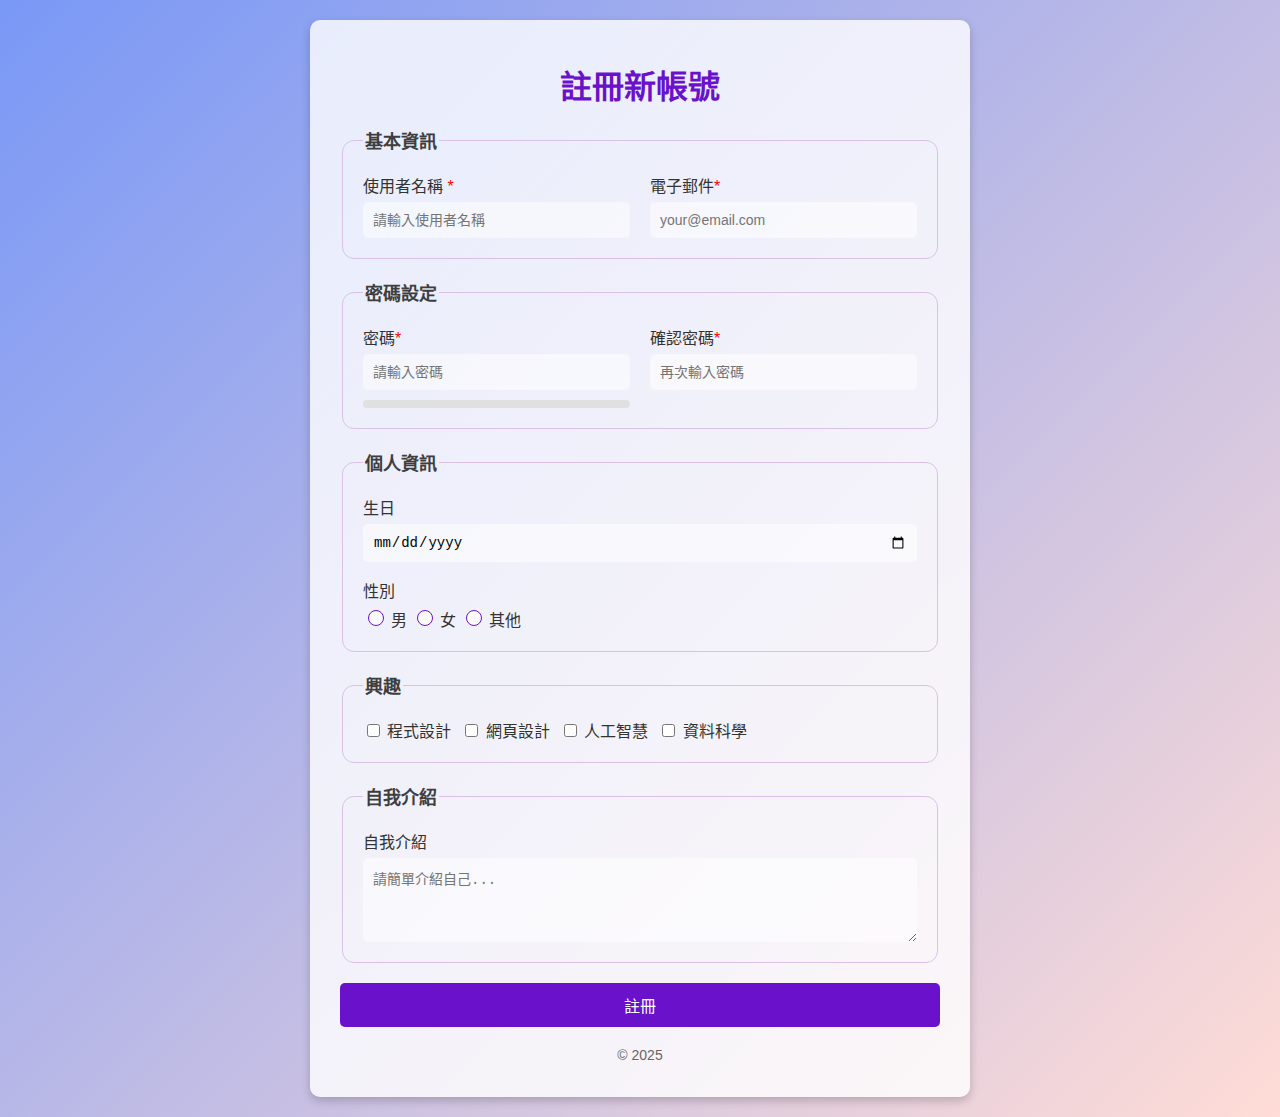
<file: index.html>
<!DOCTYPE html>
<html lang="zh-TW">
<head>
    <meta charset="UTF-8">
    <meta name="viewport" content="width=device-width, initial-scale=1.0">
    <title>註冊頁面</title>
    <link rel="stylesheet" href="style2.css">
    <script src="script.js" defer></script>
</head>
<body>
    <div class="container">
        <header>
            <h1>註冊新帳號</h1>
        </header>
        <main>
            <form id="registerForm" class="form">
                <fieldset>
                    <legend>基本資訊</legend>
                    <div class="form-row">
                        <div class="form-group">
                            <label for="username">使用者名稱 <span class="must">*</span></label>
                            <input type="text" id="username" name="username" placeholder="請輸入使用者名稱" required>
                        </div>
                        <div class="form-group">
                            <label for="email">電子郵件<span class="must">*</span></label>
                            <input type="email" id="email" name="email" placeholder="your@email.com" required>
                        </div>
                    </div>
                </fieldset>
                <fieldset>
                    <legend>密碼設定</legend>
                    <div class="form-row">
                    <div class="form-group">
                        <label for="password">密碼<span class="must">*</span></label>
                        <input type="password" id="password" name="password" placeholder="請輸入密碼" required>
                        <div class="password-strength" id="passwordStrength"></div>
                    </div>
                    <div class="form-group">
                        <label for="confirmPassword">確認密碼<span class="must">*</span></label>
                        <input type="password" id="confirmPassword" name="confirmPassword" placeholder="再次輸入密碼" required>
                    </div>
                    </div>
                </fieldset>
                <fieldset>
                    <legend>個人資訊</legend>
                    <div class="form-group">
                        <label for="birthday">生日</label>
                        <input type="date" id="birthday" name="birthday">
                    </div>
                    <div class="form-group">
                        <label>性別</label>
                        <div class="radio-group">
                            <label><input type="radio" name="gender" value="male"> 男</label>
                            <label><input type="radio" name="gender" value="female"> 女</label>
                            <label><input type="radio" name="gender" value="other"> 其他</label>
                        </div>
                    </div>
                </fieldset>
                <fieldset>
                    <legend>興趣</legend>
                    <div class="checkbox-group">
                        <label><input type="checkbox" name="interests" value="programming"> 程式設計</label>
                        <label><input type="checkbox" name="interests" value="web-design"> 網頁設計</label>
                        <label><input type="checkbox" name="interests" value="ai"> 人工智慧</label>
                        <label><input type="checkbox" name="interests" value="data-science"> 資料科學</label>
                    </div>
                </fieldset>
                <fieldset>
                    <legend>自我介紹</legend>
                    <div class="form-group">
                        <label for="bio">自我介紹</label>
                        <textarea id="bio" name="bio" placeholder="請簡單介紹自己..." rows="4"></textarea>
                    </div>
                </fieldset>
                <button type="submit">註冊</button>
            </form>
        </main>
        <footer>
            <p>&copy; 2025</p>
        </footer>
    </div>
</body>
</html>
</file>
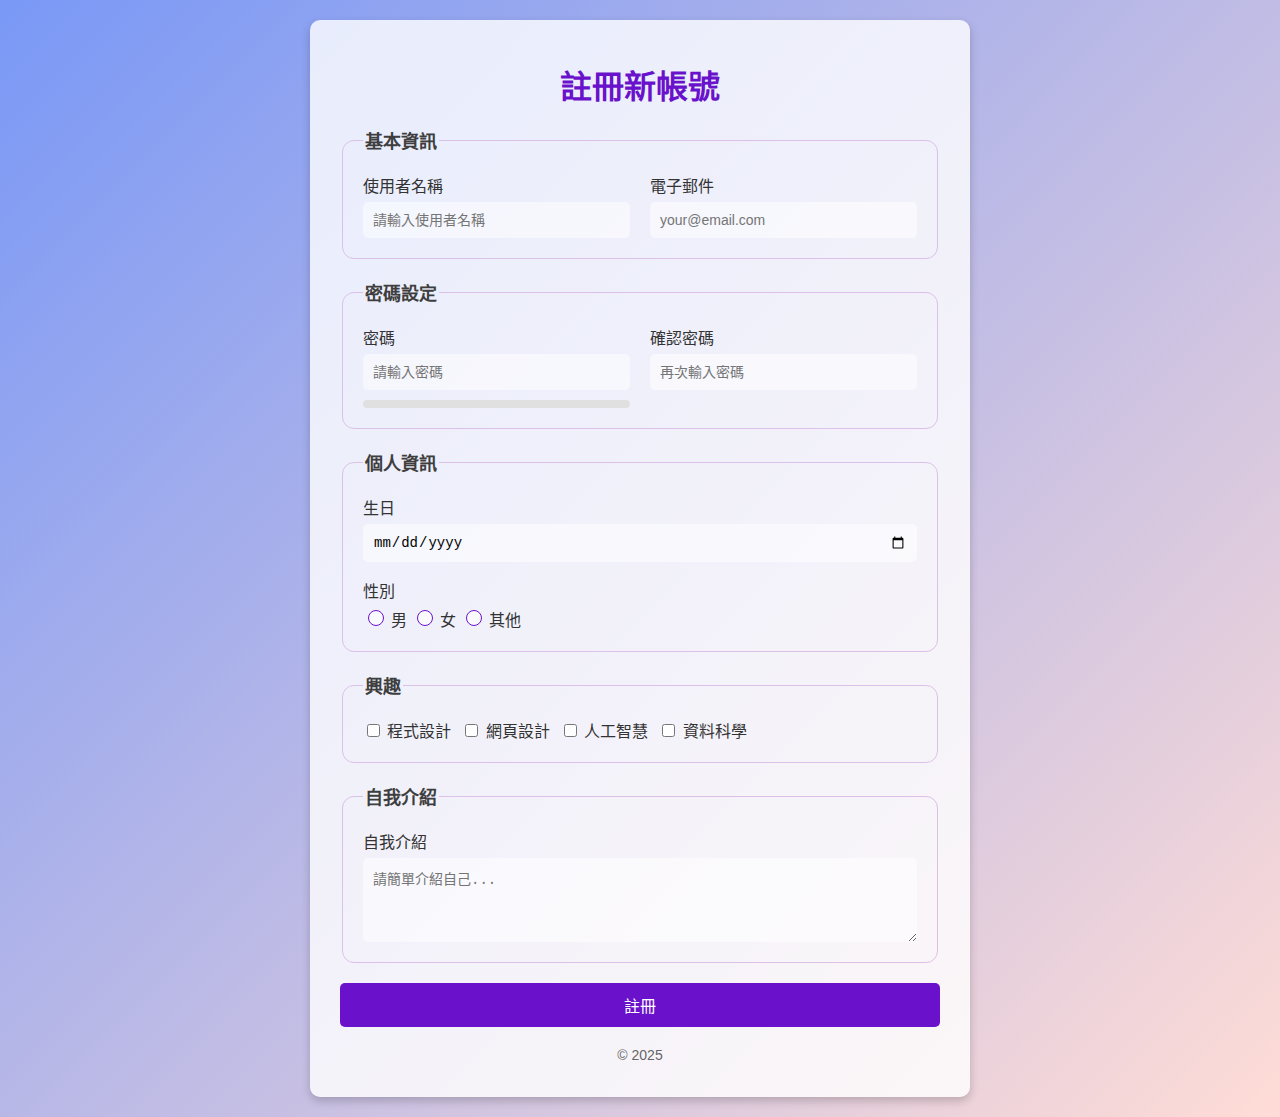
<file: index4.html>
<!DOCTYPE html>
<html lang="zh-TW">
<head>
    <meta charset="UTF-8">
    <meta name="viewport" content="width=device-width, initial-scale=1.0">
    <title>註冊頁面</title>
    <link rel="stylesheet" href="style2.css">
</head>
<body>
    <div class="container">
        <header>
            <h1>註冊新帳號</h1>
        </header>
        <main>
            <form id="registerForm" class="form">
                <fieldset>
                    <legend>基本資訊</legend>
                    <div class="form-row">
                        <div class="form-group">
                            <label for="username">使用者名稱</label>
                            <input type="text" id="username" name="username" placeholder="請輸入使用者名稱" required>
                        </div>
                        <div class="form-group">
                            <label for="email">電子郵件</label>
                            <input type="email" id="email" name="email" placeholder="your@email.com" required>
                        </div>
                    </div>
                </fieldset>
                <fieldset>
                    <legend>密碼設定</legend>
                    <div class="form-row">
                    <div class="form-group">
                        <label for="password">密碼</label>
                        <input type="password" id="password" name="password" placeholder="請輸入密碼" required>
                        <div class="password-strength" id="passwordStrength"></div>
                    </div>
                    <div class="form-group">
                        <label for="confirmPassword">確認密碼</label>
                        <input type="password" id="confirmPassword" name="confirmPassword" placeholder="再次輸入密碼" required>
                    </div>
                    </div>
                </fieldset>
                <fieldset>
                    <legend>個人資訊</legend>
                    <div class="form-group">
                        <label for="birthday">生日</label>
                        <input type="date" id="birthday" name="birthday" required>
                    </div>
                    <div class="form-group">
                        <label>性別</label>
                        <div class="radio-group">
                            <label><input type="radio" name="gender" value="male" required> 男</label>
                            <label><input type="radio" name="gender" value="female"> 女</label>
                            <label><input type="radio" name="gender" value="other"> 其他</label>
                        </div>
                    </div>
                </fieldset>
                <fieldset>
                    <legend>興趣</legend>
                    <div class="checkbox-group">
                        <label><input type="checkbox" name="interests" value="programming"> 程式設計</label>
                        <label><input type="checkbox" name="interests" value="web-design"> 網頁設計</label>
                        <label><input type="checkbox" name="interests" value="ai"> 人工智慧</label>
                        <label><input type="checkbox" name="interests" value="data-science"> 資料科學</label>
                    </div>
                </fieldset>
                <fieldset>
                    <legend>自我介紹</legend>
                    <div class="form-group">
                        <label for="bio">自我介紹</label>
                        <textarea id="bio" name="bio" placeholder="請簡單介紹自己..." rows="4"></textarea>
                    </div>
                </fieldset>
                <button type="submit">註冊</button>
            </form>
        </main>
        <footer>
            <p>&copy; 2025</p>
        </footer>
    </div>
</body>
</html>
</file>
<file: style2.css>
/* General Styles */
body {
    font-family: Helvetica, sans-serif;
    background: linear-gradient(135deg, #7998f6, #ffdcd6);
    margin: 20px;
    padding: 0;
    display: flex;
    justify-content: center;
    align-items: center;
    min-height: 100vh;
    color: #333;
}

.container {
    background:rgba(255, 255, 255, 0.8);
    padding: 20px 30px;
    border-radius: 10px;
    box-shadow: 0 4px 10px rgba(0, 0, 0, 0.2);
    width: 100%;
    max-width: 600px;
}

header h1 {
    text-align: center;
    color: #6a11cb;
    margin-bottom: 20px;
}


form {
    display: flex;
    flex-direction: column;
    gap: 20px;
}

fieldset {
    border: 1px solid #dbc1e7;
    border-radius: 12px;
    padding: 20px;
}

legend {
    font-size: 18px; 
    font-weight: bold;
    color: #3e3e3e;
}

.form-group {
    display: flex;
    flex-direction: column;
    gap: 5px;
}

.form-row {
    display: flex;
    gap: 20px;
}

.form-row .form-group {
    flex: 1;
}

input[type="text"],
input[type="email"],
input[type="password"],
input[type="date"],
textarea {
    padding: 10px;
    font-size: 14px;
    border: 0px solid #ffffff;
    border-radius: 5px;
    width: 100%;
    max-width: 100%;
    box-sizing: border-box;
    background-color: rgba(255, 255, 255, 0.5);
    resize: vertical;
}

input:focus,
textarea:focus {
    border-color: #ffffff;
    outline: none;
    box-shadow: 0 0 5px rgba(106, 17, 203, 0.5);
    background-color: rgba(255, 255, 255, 0.7);
}

.radio-group input[type="radio"] {
    appearance: none; /* 移除預設樣式 */
    width: 16px;
    height: 16px;
    border: 1px solid #6a11cb;
    border-radius: 50%; /* 圓形 */
    outline: none;
    cursor: pointer;
    transition: background-color 0.3s ease, border-color 0.3s ease, box-shadow 0.3s ease;
}

.radio-group input[type="radio"]:not(:checked) {
    background-color: rgba(255, 255, 255, 0.7);
}

/* 選中狀態 */
.radio-group input[type="radio"]:checked {
    background-color: #6a11cb;
    border-color: #6a11cb;
}

/* 點擊時的效果 */
.radio-group input[type="radio"]:active {
    box-shadow: 0 0 5px rgba(106, 17, 203, 0.5);
    border-radius: 50%; /* 確保陰影也是圓形 */
}



.checkbox-group {
    display: flex;
    flex-wrap: wrap;
    gap: 10px;
}

button {
    background: #6a11cb;
    color: rgb(255, 255, 255);
    border: none;
    padding: 10px 15px;
    font-size: 16px;
    border-radius: 5px;
    cursor: pointer;
    transition: background 0.3s ease;
}

button:hover {
    background: #2575fc;
}

footer {
    text-align: center;
    margin-top: 20px;
    font-size: 14px;
    color: #666;
}

/* Responsive Design */
@media (max-width: 768px) {
    .form-row {
        flex-direction: column;
    }
}

fieldset legend + .form-group + .form-group {
    margin-top: 16px; /* 增加上下間隔 */
}


.must{
    color: red;
}



/* 密碼強度指示器 */
.password-strength {
    height: 8px;
    background: #e0e0e0;
    border-radius: 4px;
    margin-top: 5px;
    overflow: hidden;
    position: relative;
}

.password-strength-bar {
    height: 100%;
    width: 0;
    transition: width 0.3s ease;
    border-radius: 4px;
}

.password-strength-bar.weak {
    background: #ff4d4d; /* 紅色 */
}

.password-strength-bar.medium {
    background: #ffc107; /* 黃色 */
}

.password-strength-bar.strong {
    background: #28a745; /* 綠色 */
}
</file>
